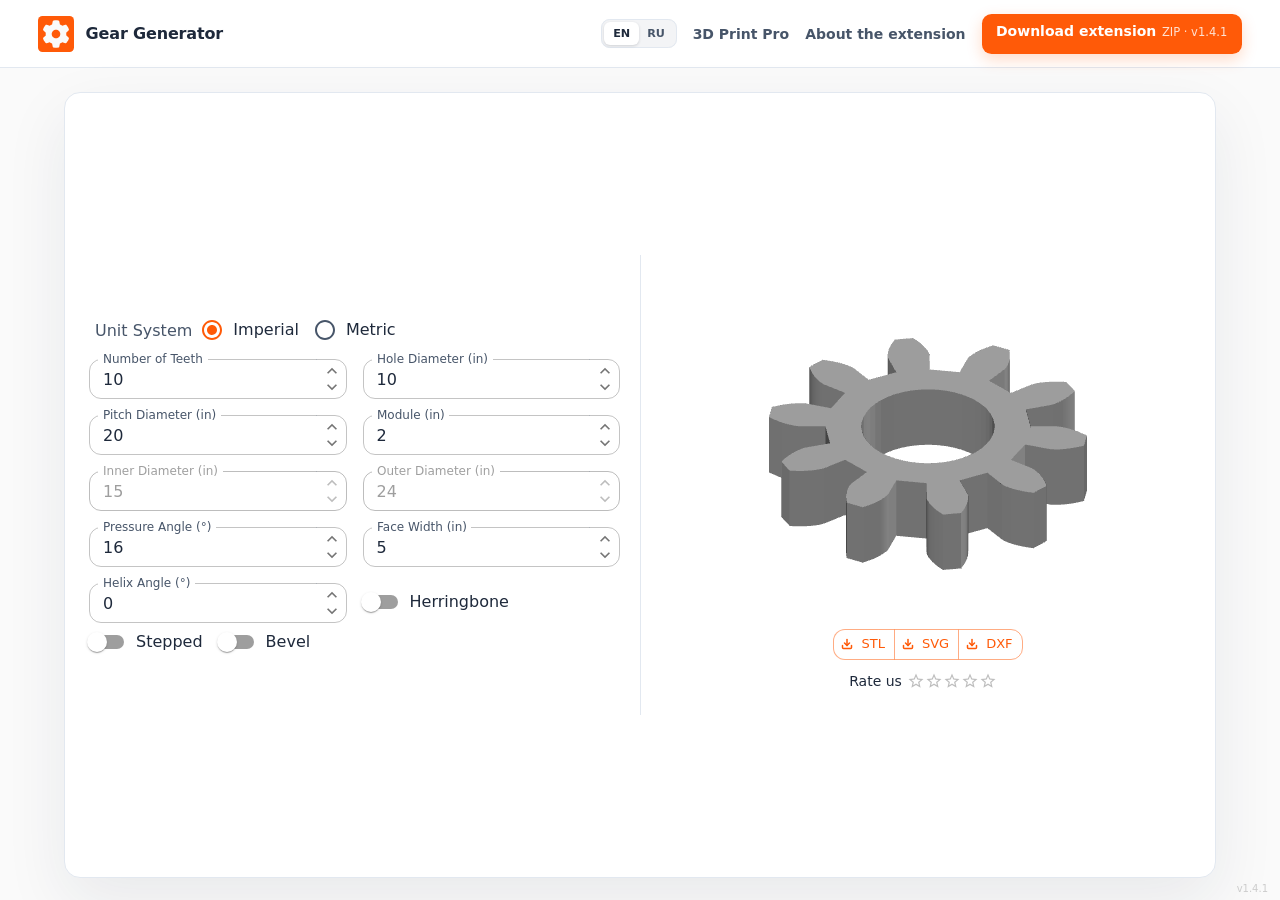
<file: index.html>
<!doctype html>
<html lang="en">
  <head>
    <meta name="author" content="Igor Polyakov" />
    <meta property="og:site_name" content="Igor Polyakov" />
    <meta property="og:title" content="Gear Generator — Igor Polyakov" />
    <meta name="twitter:title" content="Gear Generator — Igor Polyakov" />
    <meta charset="UTF-8" />
    <meta name="viewport" content="width=device-width, initial-scale=1.0" />
    <meta
      name="description"
      content="Create spur, helical, herringbone, stepped and bevel gears in your browser, then export STL, SVG or DXF files."
    />
    <meta property="og:type" content="website" />
    <meta
      property="og:description"
      content="Create printable gears online and export STL, SVG or DXF files."
    />
    <meta
      property="og:image"
      content="https://polyakovin.github.io/gear-generator/og.png"
    />
    <meta name="twitter:card" content="summary_large_image" />
    <meta
      name="twitter:description"
      content="Create printable gears online and export STL, SVG or DXF files."
    />
    <meta
      name="twitter:image"
      content="https://polyakovin.github.io/gear-generator/og.png"
    />
    <link rel="icon" type="image/svg+xml" href="./img/logo.svg" />
    <title>Gear Generator — create printable gears online</title>
    <script type="module" crossorigin src="./assets/index-94d2b662.js"></script>
    <link rel="stylesheet" href="./assets/index-31b9e23e.css">
  </head>
  <body>
    <div id="app"></div>
  </body>
</html>
</file>
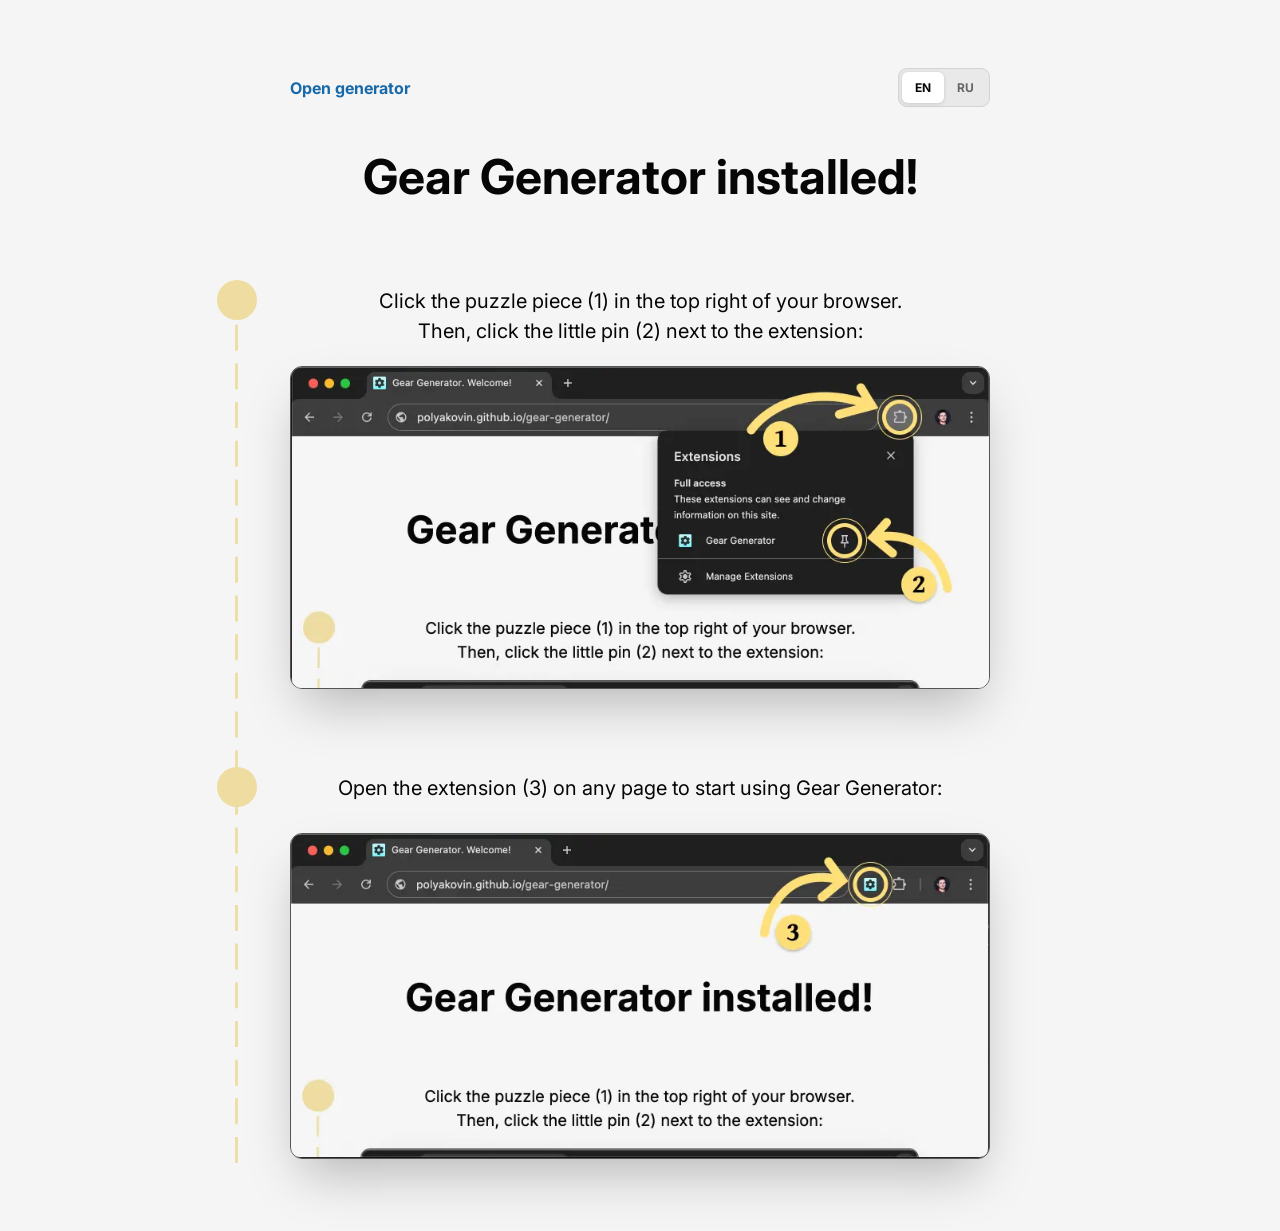
<file: welcome.html>
<!DOCTYPE html>
<html lang="en">
<head>
	<meta charset="UTF-8">
	<meta name="viewport" content="width=device-width, initial-scale=1.0">
	<style>
		@import url("https://fonts.googleapis.com/css2?family=Inter:wght@400;700&display=swap");

		body {
			padding: 60px;
			background-color: #f5f5f5;
			color: #060607;
			font-family: Inter, Helvetica, Arial, sans-serif;
		}

		.content {
			width: 100%;
			max-width: 700px;
			text-align: center;
			margin: 0 auto;
		}

		.topbar {
			display: flex;
			align-items: center;
			justify-content: space-between;
			width: 100%;
			max-width: 700px;
			margin: 0 auto 40px;
		}

		.back-link {
			color: #1769aa;
			font-weight: 700;
			text-decoration: none;
		}

		.back-link:hover,
		.back-link:focus-visible {
			text-decoration: underline;
		}

		.language-switch {
			display: inline-flex;
			min-width: 0;
			margin: 0;
			padding: 3px;
			border: 1px solid #d4d4d4;
			border-radius: 9px;
			background: #e9e9e9;
		}

		.visually-hidden {
			position: absolute;
			width: 1px;
			height: 1px;
			padding: 0;
			margin: -1px;
			overflow: hidden;
			clip: rect(0, 0, 0, 0);
			white-space: nowrap;
			border: 0;
		}

		.language-switch button {
			min-width: 42px;
			padding: 8px 9px;
			border: 0;
			border-radius: 6px;
			color: #666;
			background: transparent;
			font: 700 12px Inter, Helvetica, Arial, sans-serif;
			cursor: pointer;
		}

		.language-switch button.is-active {
			color: #060607;
			background: #fff;
			box-shadow: 0 1px 4px #0002;
		}

		.language-switch button:focus-visible {
			outline: 2px solid #1769aa;
			outline-offset: 1px;
		}

		h1, p, img {
			margin-top: 20px;
			max-width: 100%;
		}

		h1 {
			font-size: xxx-large;
		}

		h2 {
			font-size: xx-large;
			margin-top: 80px;
			margin-bottom: -60px;
		}

		p {
			font-size: 20px;
			margin: 80px auto 0;
			line-height: 1.5;
		}

		img {
			box-shadow: #0004 0 25px 50px -12px;
			border-radius: 12px;
			box-sizing: border-box;
			border: 1px solid #555555;
		}

		textarea {
			position: relative;
			display: block;
			width: 100%;
			height: auto;
			margin-top: 20px;
			box-sizing: border-box;
			padding: 13px 20px;
			border-radius: 8px;
			font-family: Inter, Helvetica, Arial, sans-serif;
			font-size: 20px;
			resize: none;
			overflow: hidden;
		}

		.image-with-textarea {
			margin-top: 30px;
		}

		/* small {
			font-size: small;
		} */

		span.emoji {
			transform: scale(1.7) translate(4px, -2px);
			display: inline-block;
		}

		article, section {
			position: relative;
		}

		article::before {
			position: absolute;
			left: -60px;
			content: '';
			height: 100%;
			width: 0px;
			border-left: 13px dashed #e6c34380;
			transform: scaleX(0.2);
		}

		section::before {
			position: absolute;
			left: -73px;
			top: -6px;
			content: '';
			height: 40px;
			width: 40px;
			background-color: #eedca1;
			border-radius: 50%;
		}

		@keyframes blink {
			0% {
				opacity: 1;
			}
			50% {
				opacity: .6;
			}
			100% {
				opacity: 1;
			}
		}

		@media (max-width: 600px) {
			body {
				padding: 24px 20px 48px;
			}

			h1 {
				font-size: 2rem;
			}

			p {
				margin-top: 56px;
				font-size: 17px;
			}

			article::before,
			section::before {
				display: none;
			}
		}
	</style>
	<script defer src="https://cloud.umami.is/script.js" data-website-id="795489f6-4984-4a04-bec0-62eb1d2e3ad5"></script>
	<!-- Yandex.Metrika counter -->
	<script type="text/javascript" >
		(function(m,e,t,r,i,k,a){m[i]=m[i]||function(){(m[i].a=m[i].a||[]).push(arguments)};
		m[i].l=1*new Date();
		for (var j = 0; j < document.scripts.length; j++) {if (document.scripts[j].src === r) { return; }}
		k=e.createElement(t),a=e.getElementsByTagName(t)[0],k.async=1,k.src=r,a.parentNode.insertBefore(k,a)})
		(window, document, "script", "https://mc.yandex.ru/metrika/tag.js", "ym");

		ym(106310794, "init", {
			clickmap:true,
			trackLinks:true,
			accurateTrackBounce:true,
			webvisor:true
		});
	</script>
	<!-- /Yandex.Metrika counter -->
    <script src="https://cdn.amplitude.com/script/c69cda7e29ca298a05b190e56698fc47.js"></script>
    <script>
		window.amplitude.add(window.sessionReplay.plugin({ sampleRate: 1 }));
		window.amplitude.init('c69cda7e29ca298a05b190e56698fc47', {
		  fetchRemoteConfig: true,
		  autocapture: true,
		});
		window.amplitude.track('Page Opened', { page: 'Welcome' });
	</script>
	<link rel="icon" type="image/png" sizes="64x64" href="logo-64.png">
	<title>Gear Generator. Welcome!</title>
</head>
<body>
	<noscript><div><img src="https://mc.yandex.ru/watch/106310794" style="position:absolute; left:-9999px;" alt="" /></div></noscript>
	<div class="topbar">
		<a class="back-link" href="./" data-i18n="openGenerator">Open generator</a>
		<fieldset class="language-switch">
			<legend class="visually-hidden" data-i18n="language">Language</legend>
			<button type="button" data-language="en">EN</button>
			<button type="button" data-language="ru">RU</button>
		</fieldset>
	</div>
	<div class="content">
		<h1 data-i18n="installed">Gear Generator installed!</h1>

		<article>
			<section>
				<p data-i18n="pinExtension">Click the puzzle piece (1) in the top right of your browser.<br>Then, click the little pin (2) next to the extension:</p>
				<img src="welcome-1.webp" alt="Pin the extension" data-i18n-alt="pinImageAlt">
			</section>

			<section>
				<p data-i18n="openExtension">
					Open the extension (3) on any page to start using Gear Generator:
				</p>
				<img class="image-with-textarea" src="welcome-2.webp" alt="Open the extension" data-i18n-alt="openImageAlt">
			</section>
		</article>
	</div>
	<script>
		const LANGUAGE_STORAGE_KEY = 'gear-generator-language';
		const translations = {
			en: {
				title: 'Gear Generator. Welcome!',
				language: 'Language',
				openGenerator: 'Open generator',
				installed: 'Gear Generator installed!',
				pinExtension: 'Click the puzzle piece (1) in the top right of your browser.<br>Then, click the little pin (2) next to the extension:',
				openExtension: 'Open the extension (3) on any page to start using Gear Generator:',
				pinImageAlt: 'Pin the extension',
				openImageAlt: 'Open the extension',
			},
			ru: {
				title: 'Генератор шестерён. Добро пожаловать!',
				language: 'Язык',
				openGenerator: 'Открыть генератор',
				installed: 'Генератор шестерён установлен!',
				pinExtension: 'Нажмите значок пазла (1) в правом верхнем углу браузера.<br>Затем нажмите значок булавки (2) рядом с расширением:',
				openExtension: 'Откройте расширение (3) на любой странице, чтобы начать работу с генератором шестерён:',
				pinImageAlt: 'Как закрепить расширение',
				openImageAlt: 'Как открыть расширение',
			},
		};

		const getInitialLanguage = () => {
			const urlLanguage = new URLSearchParams(window.location.search).get('lang');
			if (urlLanguage === 'en' || urlLanguage === 'ru') return urlLanguage;

			try {
				const savedLanguage = window.localStorage.getItem(LANGUAGE_STORAGE_KEY);
				if (savedLanguage === 'en' || savedLanguage === 'ru') return savedLanguage;
			} catch {}

			return navigator.language.toLowerCase().startsWith('ru') ? 'ru' : 'en';
		};

		const setLanguage = (language) => {
			const messages = translations[language];
			document.documentElement.lang = language;
			document.title = messages.title;

			document.querySelectorAll('[data-i18n]').forEach((element) => {
				element.innerHTML = messages[element.dataset.i18n];
			});
			document.querySelectorAll('[data-i18n-alt]').forEach((element) => {
				element.alt = messages[element.dataset.i18nAlt];
			});
			document.querySelectorAll('[data-i18n-aria-label]').forEach((element) => {
				element.setAttribute('aria-label', messages[element.dataset.i18nAriaLabel]);
			});

			document.querySelectorAll('[data-language]').forEach((button) => {
				const isActive = button.dataset.language === language;
				button.classList.toggle('is-active', isActive);
				button.setAttribute('aria-pressed', String(isActive));
			});

			const backLink = document.querySelector('.back-link');
			backLink.href = `./?lang=${language}`;

			try {
				window.localStorage.setItem(LANGUAGE_STORAGE_KEY, language);
			} catch {}

			const url = new URL(window.location.href);
			url.searchParams.set('lang', language);
			window.history.replaceState(null, '', url);
		};

		document.querySelectorAll('[data-language]').forEach((button) => {
			button.addEventListener('click', () => setLanguage(button.dataset.language));
		});

		setLanguage(getInitialLanguage());
	</script>
</body>
</html>
</file>
<file: assets/index-31b9e23e.css>
.version{position:fixed;bottom:6px;right:12px;font-size:x-small;color:#ccc;-webkit-user-select:none;user-select:none}.viewbox{display:block;margin:0 auto;width:350px;height:350px;cursor:grab}.viewbox:active{cursor:grabbing}body{min-width:20rem;margin:0}.gear{width:100%}.gear-profile{fill:#888;stroke-width:0px}.gear-hole,.gear-first-tooth-marker,.gear-guides,.gear-cross,.gear-text{display:none}:root{--brand-orange: #ff5a08;--brand-orange-dark: #d94800;--brand-ink: #1e293b;--brand-text: #475569;--brand-border: #e2e8f0;--brand-surface: #fafafa;color:var(--brand-ink);background:var(--brand-surface);font-family:Inter,ui-sans-serif,system-ui,-apple-system,BlinkMacSystemFont,Segoe UI,sans-serif;font-synthesis:none}*{box-sizing:border-box}html{min-width:20rem;background:var(--brand-surface)}body{min-width:20rem;min-height:100vh;margin:0}button,input{font:inherit}.web-app-shell{min-height:100vh}.web-app-header{display:flex;align-items:center;justify-content:space-between;min-height:4.25rem;padding:.75rem clamp(1rem,3vw,2.5rem);border-bottom:1px solid var(--brand-border);background:rgba(255,255,255,.92)}.web-app-brand,.web-app-link,.web-app-download{color:inherit;text-decoration:none}.web-app-brand{display:inline-flex;align-items:center;gap:.7rem;font-size:1rem;font-weight:700;letter-spacing:-.01em}.web-app-brand img{width:2.25rem;height:2.25rem}.web-app-actions{display:flex;align-items:center;flex-wrap:wrap;justify-content:flex-end;gap:1rem}.language-switch{display:inline-flex;min-width:0;margin:0;padding:.15rem;border:1px solid var(--brand-border);border-radius:.55rem;background:#f3f4f6}.visually-hidden{position:absolute;width:1px;height:1px;padding:0;margin:-1px;overflow:hidden;clip:rect(0,0,0,0);white-space:nowrap;border:0}.language-switch button{min-width:2.15rem;padding:.35rem .45rem;border:0;border-radius:.38rem;color:var(--brand-text);background:transparent;font-size:.7rem;font-weight:700;line-height:1;cursor:pointer}.language-switch button:hover,.language-switch button:focus-visible{color:var(--brand-orange)}.language-switch button:focus-visible{outline:2px solid var(--brand-orange);outline-offset:1px}.language-switch button.is-active{color:var(--brand-ink);background:#fff;box-shadow:0 1px 3px #11182729}.web-app-link,.web-app-download{font-size:.875rem;font-weight:600}.web-app-link{color:var(--brand-text)}.web-app-link:hover,.web-app-link:focus-visible{color:var(--brand-orange)}.web-app-download{display:inline-flex;align-items:baseline;gap:.35rem;min-height:2.5rem;padding:.62rem .9rem;border-radius:.6rem;color:#fff;background:var(--brand-orange);box-shadow:0 .35rem .9rem #ff5a0838}.web-app-download:hover,.web-app-download:focus-visible{background:var(--brand-orange-dark)}.web-app-download span{font-size:.72rem;font-weight:500;color:#ffffffd1}.web-app-workspace{width:min(100% - 2rem,72rem);margin:1.5rem auto;overflow:hidden;border:1px solid var(--brand-border);border-radius:1rem;background:#fff;box-shadow:0 1.5rem 4rem #1e293b14}.web-app-workspace>div{min-height:calc(100vh - 7.25rem)}.web-app-workspace .version{position:absolute}@media (min-width: 56rem){.web-app-workspace>div{display:grid;grid-template-columns:minmax(24rem,1fr) minmax(24rem,1fr);align-items:center}.web-app-workspace>div>:nth-child(2){padding:1.5rem 1.25rem 1.5rem 1.5rem!important}.web-app-workspace>div>:nth-child(3){padding:1.5rem!important;border-left:1px solid var(--brand-border)}}@media (max-width: 40rem){.web-app-header{min-height:3.75rem;flex-wrap:wrap;gap:.65rem}.web-app-brand img{width:2rem;height:2rem}.web-app-link{font-size:.8rem}.web-app-actions{width:100%;justify-content:flex-start;gap:.65rem}.web-app-download{margin-left:auto}.web-app-download{min-height:2.25rem;padding:.55rem .7rem;font-size:.8rem}.web-app-download span{display:none}.web-app-workspace{width:100%;margin:0;border:0;border-radius:0;box-shadow:none}}
</file>
